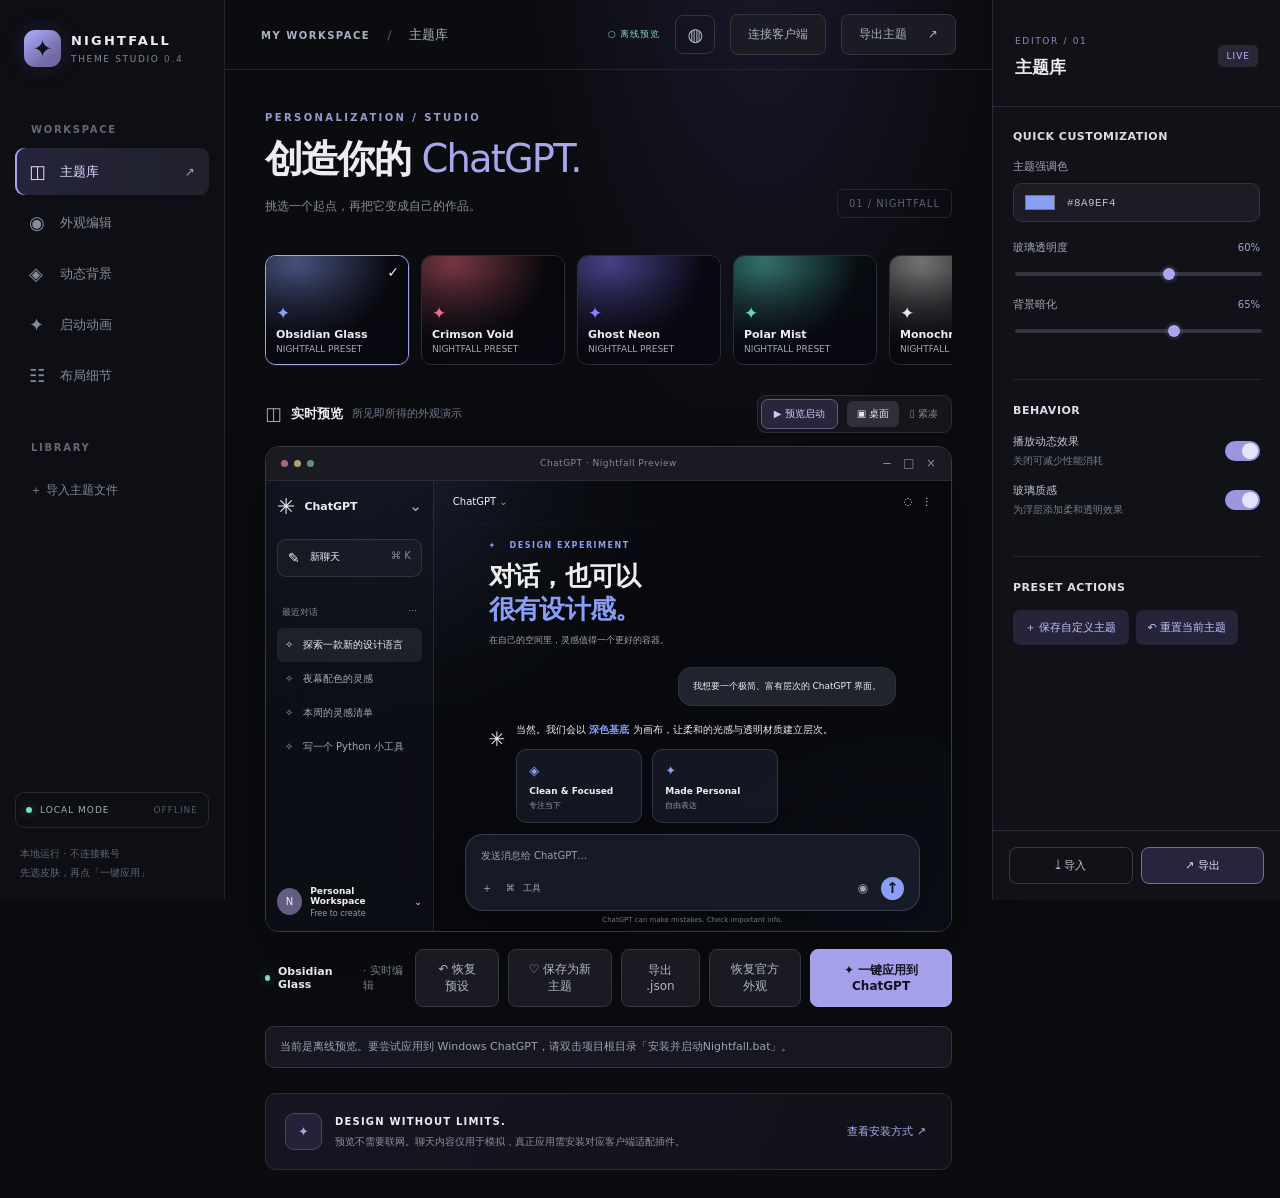
<file: studio/index.html>
<!doctype html>
<html lang="zh-CN">
<head>
  <meta charset="utf-8" />
  <meta name="viewport" content="width=device-width, initial-scale=1" />
  <meta name="color-scheme" content="dark" />
  <title>Nightfall | ChatGPT Theme Studio</title>
  <link rel="stylesheet" href="style.css" />
</head>
<body>
<div id="app">
  <aside class="rail">
    <div class="brand"><div class="brandmark">✦</div><div><strong>NIGHTFALL</strong><small>THEME STUDIO <span>0.4</span></small></div></div>
    <div class="rail-label">WORKSPACE</div>
    <nav class="railnav" aria-label="工作区导航">
      <button class="navitem selected" data-page="themes"><span class="navicon">◫</span> 主题库 <span class="navarrow">↗</span></button>
      <button class="navitem" data-page="appearance"><span class="navicon">◉</span> 外观编辑 <span class="navarrow">↗</span></button>
      <button class="navitem" data-page="background"><span class="navicon">◈</span> 动态背景 <span class="navarrow">↗</span></button>
      <button class="navitem" data-page="intro"><span class="navicon">✦</span> 启动动画 <span class="navarrow">↗</span></button>
      <button class="navitem" data-page="layout"><span class="navicon">☷</span> 布局细节 <span class="navarrow">↗</span></button>
    </nav>
    <div class="rail-label section-gap">LIBRARY</div>
    <div id="custom-list" class="saved-list"></div>
    <button id="import-rail" class="rail-add">＋ 导入主题文件</button>
    <div class="railbottom"><div class="status"><span class="dot"></span> LOCAL MODE <span class="status-note">OFFLINE</span></div><div class="disclaimer">本地运行 · 不连接账号<br />先选皮肤，再点「一键应用」</div></div>
  </aside>
  <main class="workspace">
    <header class="topbar"><div><span class="crumb">MY WORKSPACE</span><span class="separator">/</span><span id="crumb-page">主题库</span></div><div class="top-actions"><span class="build-pill" id="bridge-status">○ 正在检测</span><button class="icon-button" id="toggle-motion" title="切换动态背景">◍</button><button class="top-button" id="connect-client">连接客户端</button><button class="top-button" id="export-top">导出主题 <span>↗</span></button></div></header>
    <section class="workspace-content"><div class="intro"><div><div class="overline">PERSONALIZATION / STUDIO</div><h1 id="page-title">创造你的 <em>ChatGPT.</em></h1><p id="page-description">一层光，一点性格。让熟悉的对话窗口拥有自己的气质。</p></div><span class="project-tag">01 / NIGHTFALL</span></div>
      <div class="theme-strip" id="theme-strip" aria-label="主题预设"></div>
      <div class="section-heading"><div><span class="heading-icon">◫</span><strong>实时预览</strong><span class="section-sub">所见即所得的外观演示</span></div><div class="preview-switch"><button class="intro-preview-btn" id="replay-intro" title="在聊天界面模拟预览启动动画">▶ 预览启动</button><button class="active" data-screen="desktop">▣ 桌面</button><button data-screen="compact">▯ 紧凑</button></div></div>
      <div class="preview-shell"><div class="preview-browser"><div class="browser-dots"><i></i><i></i><i></i></div><span class="browser-title">ChatGPT · Nightfall Preview</span><div class="browser-tools">− &nbsp; □ &nbsp; ×</div></div><div id="preview" class="preview"><div class="mock-sidebar"><div class="mock-logo"><span class="swirl">✳</span><span>ChatGPT</span><span class="down">⌄</span></div><button class="new-chat"><span>✎</span> 新聊天 <span class="shortcut">⌘ K</span></button><div class="mock-group">最近对话 <span>···</span></div><div class="mock-chat active">✧ &nbsp; 探索一款新的设计语言</div><div class="mock-chat">✧ &nbsp; 夜幕配色的灵感</div><div class="mock-chat">✧ &nbsp; 本周的灵感清单</div><div class="mock-chat">✧ &nbsp; 写一个 Python 小工具</div><div class="mock-avatar"><div class="avatar">N</div><div><b>Personal Workspace</b><small>Free to create</small></div><span>⌄</span></div></div><div class="mock-main"><div class="mock-top"><span>ChatGPT <span class="subtle">⌄</span></span><span>◌ &nbsp; ⋮</span></div><div class="mock-scroll"><div class="mini-label">✦ &nbsp; DESIGN EXPERIMENT</div><div class="mock-greeting">对话，也可以<br/><span>很有设计感。</span></div><div class="mock-subtext">在自己的空间里，灵感值得一个更好的容器。</div><div class="mock-user">我想要一个极简、富有层次的 ChatGPT 界面。</div><div class="mock-answer"><span class="ai-symbol">✳</span><div><p>当然。我们会以 <strong>深色基底</strong> 为画布，让柔和的光感与透明材质建立层次。</p><div class="mock-cards"><div><span>◈</span><b>Clean & Focused</b><small>专注当下</small></div><div><span>✦</span><b>Made Personal</b><small>自由表达</small></div></div></div></div></div><div class="composer"><span class="placeholder">发送消息给 ChatGPT…</span><div class="compose-bottom"><span>＋</span><span>⌘ &nbsp; 工具</span><span class="compose-spacer"></span><span>◉</span><span class="send-arrow">↑</span></div></div><div class="preview-footnote">ChatGPT can make mistakes. Check important info.</div></div></div></div>
      <div class="under-preview"><div><span class="live-dot"></span><strong id="active-name">Obsidian Glass</strong><span>· 实时编辑</span></div><div class="button-row"><button class="quiet-button" id="reset">↶ 恢复预设</button><button class="quiet-button" id="save">♡ 保存为新主题</button><button class="quiet-button" id="export">导出 .json</button><button class="quiet-button" id="disable-client">恢复官方外观</button><button class="primary-button" id="apply-client">✦ 一键应用到 ChatGPT</button></div></div>
      <div class="compat-hint" id="compat-hint">桌面换肤需要兼容的第三方插件运行时。没有运行时，也可以先体验预览与主题编辑。</div>
      <div class="bottom-note"><div><span>✦</span><div><b>DESIGN WITHOUT LIMITS.</b><p>预览不需要联网。聊天内容仅用于模拟，真正应用需安装对应客户端适配插件。</p></div></div><button id="open-instructions">查看安装方式 ↗</button></div>
    </section>
  </main>
  <aside class="inspector"><div class="inspector-head"><div><span class="inspector-mini">EDITOR / 01</span><h2 id="editor-title">主题设置</h2></div><span class="badge">LIVE</span></div><div id="inspector-body" class="inspector-body"></div><div class="inspector-bottom"><button id="import-inspector">⤓ 导入</button><button id="export-inspector">↗ 导出</button></div></aside>
</div>
<input type="file" accept="application/json,.json" id="import-file" hidden />
<input type="file" accept="image/*" id="image-file" hidden />
<input type="file" accept="video/*" id="video-file" hidden />
<dialog id="help-dialog"><div class="dialog-top"><div><span class="overline">INSTALLATION</span><h2>如何应用到客户端？</h2></div><button id="close-dialog" aria-label="关闭">×</button></div><p>双击「安装并启动Nightfall.bat」，连接到本地主题桥接工具后，选择主题点击「一键应用到 ChatGPT」。首次使用需要已安装兼容的第三方客户端插件运行时。<strong>Windows 官方客户端没有公开的完整换肤 API，插件模式依赖第三方注入运行时并且尚未在你的具体客户端版本上验证。</strong></p><ol><li>双击「安装并启动Nightfall.bat」打开工具。</li><li>如状态显示未就绪，请先自行了解、安装兼容的第三方 renderer-tweak 运行时。</li><li>点击「连接客户端」，工具会将 Nightfall 插件复制到对应目录。</li><li>点击「一键应用到 ChatGPT」，刷新/重启支持的客户端查看效果。</li></ol><p class="subtle">不建议为了换肤关闭系统安全防护；无法兼容时使用浏览器扩展方案。</p><button id="close-dialog-bottom" class="primary-button">知道了</button></dialog>
<div id="toast" role="status" aria-live="polite"></div>
<script src="../shared/engine.js"></script>
<script src="app.js"></script>
</body>
</html>
</file>
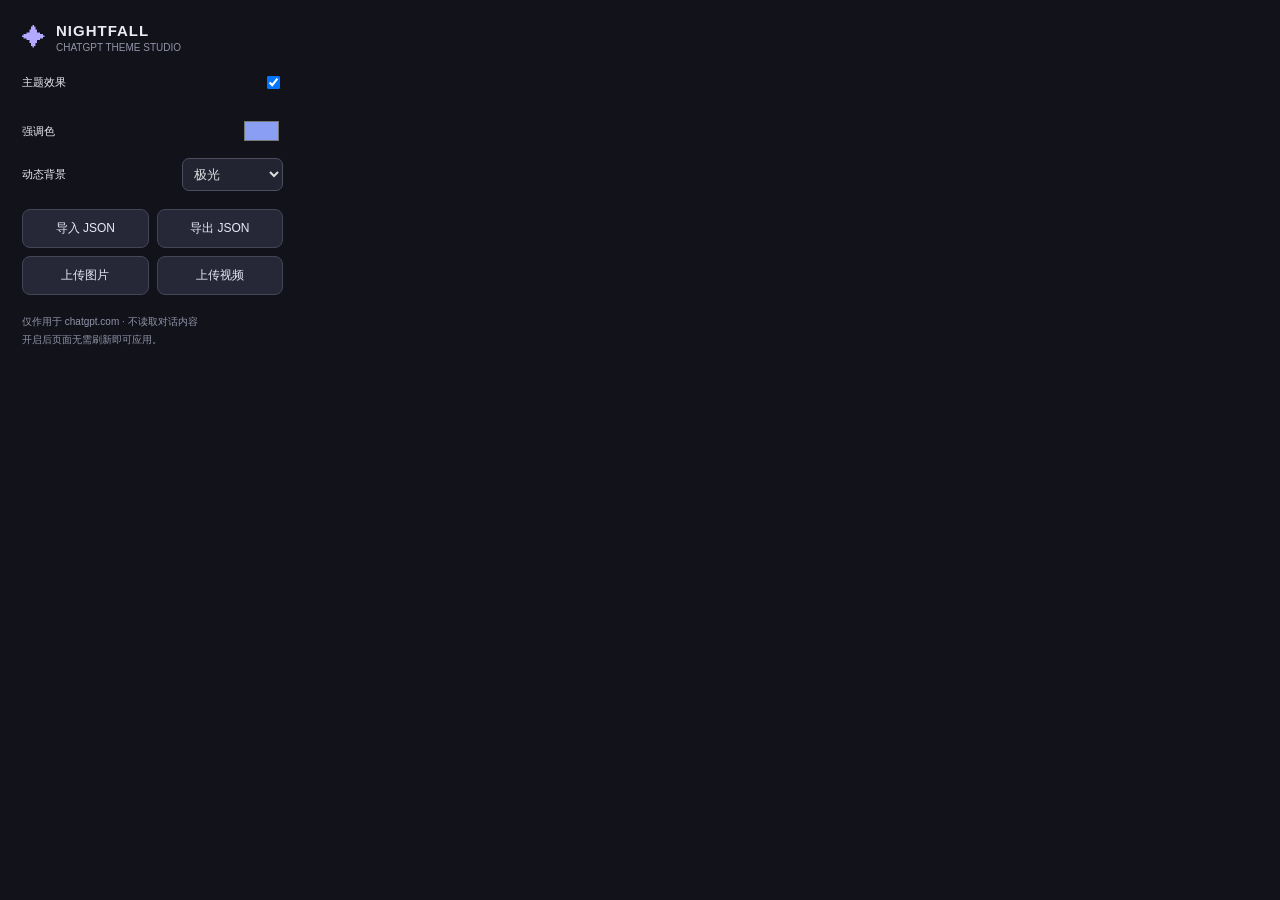
<file: extension/popup.html>
<!doctype html><html lang="zh-CN"><head><meta charset="utf-8"><meta name="viewport" content="width=device-width,initial-scale=1"><style>
*{box-sizing:border-box}body{width:305px;margin:0;color:#eaeaf3;background:#11121a;font:12px "Segoe UI",sans-serif;padding:22px}header{display:flex;align-items:center;gap:10px;margin-bottom:20px}header span{font-size:24px;color:#b3aaff}header b{font-size:15px;letter-spacing:1px}header small{display:block;color:#9294a9;font-size:10px;margin-top:3px}.row{display:flex;align-items:center;justify-content:space-between;gap:10px;margin:12px 0}.presets{display:grid;grid-template-columns:1fr 1fr;gap:7px;margin:10px 0}button{cursor:pointer;background:#272837;color:#e9e9fa;border:1px solid #444657;border-radius:8px;padding:10px 9px;font:inherit}button:hover{border-color:#aaa7ec}button.on{border-color:#b7b2fb;background:#302e4b}input[type=color]{border:0;background:transparent;height:30px;width:43px}.actions{display:grid;grid-template-columns:1fr 1fr;gap:8px;margin:18px 0}select{background:#222432;border:1px solid #4d4d60;border-radius:7px;padding:7px;color:#ddd}#status{font-size:10px;color:#9295a9;line-height:1.8}label{font-size:11px}
</style></head><body>
<header><span>✦</span><div><b>NIGHTFALL</b><small>CHATGPT THEME STUDIO</small></div></header>
<div class="row"><label for="enable">主题效果</label><input type="checkbox" id="enable" checked /></div>
<div class="presets" id="presets"></div>
<div class="row"><label for="accent">强调色</label><input type="color" id="accent" value="#8A9EF4" /></div>
<div class="row"><label for="background">动态背景</label><select id="background"><option value="aurora">极光</option><option value="stars">星点</option><option value="gradient">渐变</option><option value="none">纯色</option><option value="image">自定义图片</option><option value="video">自定义视频</option></select></div>
<div class="actions"><button id="import">导入 JSON</button><button id="export">导出 JSON</button><button id="image">上传图片</button><button id="video">上传视频</button></div>
<input hidden id="file-json" type="file" accept=".json,application/json"/><input hidden id="file-image" type="file" accept="image/png,image/jpeg,image/webp"/><input hidden id="file-video" type="file" accept="video/mp4,video/webm"/>
<div id="status">仅作用于 chatgpt.com · 不读取对话内容<br>开启后页面无需刷新即可应用。</div>
<script src="popup.js"></script></body></html>
</file>
<file: studio/style.css>
:root{--bg:#0b0c10;--rail:#0e0f14;--panel:#111218;--panel2:#181920;--edge:#282931;--white:#ececf1;--muted:#8c8e9f;--accent:#9ea9ff;--radius:14px;color-scheme:dark}*{box-sizing:border-box}html,body{margin:0;min-height:100%;font-family:Inter,"Segoe UI",ui-sans-serif,system-ui,"Microsoft YaHei",sans-serif;background:var(--bg);color:var(--white);font-size:13px}button,input,select{font:inherit}button{cursor:pointer;color:inherit}button:focus-visible,input:focus-visible{outline:2px solid var(--accent);outline-offset:2px}button{border:0;background:none}#app{display:grid;grid-template-columns:225px minmax(530px,1fr) 288px;min-height:100vh;max-width:2100px;margin:auto}.rail{position:sticky;top:0;height:100vh;padding:30px 15px 18px;background:var(--rail);border-right:1px solid #23242b;display:flex;flex-direction:column}.brand{display:flex;align-items:center;gap:10px;padding:0 9px 57px}.brandmark{height:37px;width:37px;display:grid;place-items:center;background:linear-gradient(140deg,#acafff,#7168a4 75%);box-shadow:0 0 24px #7777f322;border-radius:11px;font-size:24px;color:#121019}.brand strong{display:block;font-size:13px;letter-spacing:2.2px;font-weight:800}.brand small{display:block;letter-spacing:1.65px;font-size:9px;color:#85899b;margin-top:6px}.brand small span{color:#717487}.rail-label{font-size:10px;color:#656777;letter-spacing:1.7px;font-weight:700;padding:0 16px 13px}.railnav{display:grid;gap:4px}.navitem{display:flex;align-items:center;text-align:left;gap:11px;padding:13px 14px;width:100%;color:#888b9b;border-radius:9px;transition:.18s}.navitem:hover,.rail-add:hover{background:#181920;color:white}.navitem.selected{background:linear-gradient(90deg,#25243b,#20212b);color:#dedbff;box-shadow:inset 2px 0 #aaa4f7}.navicon{font-size:18px;min-width:20px}.navarrow{margin-left:auto;opacity:0;font-size:12px}.navitem.selected .navarrow,.navitem:hover .navarrow{opacity:.7}.section-gap{padding-top:43px}.saved-list{max-height:29vh;overflow:auto}.saved-theme{display:block;width:100%;text-align:left;padding:10px 16px;border-radius:8px;font-size:12px;color:#aaaabb;white-space:nowrap;overflow:hidden;text-overflow:ellipsis}.saved-theme.active,.saved-theme:hover{background:#1e202a;color:#eee}.rail-add{color:#84879b;padding:11px 15px;text-align:left;border-radius:8px;font-size:12px;margin-top:5px}.railbottom{margin-top:auto}.status{border:1px solid #282a35;border-radius:9px;display:flex;gap:8px;align-items:center;padding:12px 10px;color:#a4adb3;letter-spacing:1px;font-size:9px}.status .dot,.live-dot{height:6px;width:6px;border-radius:50%;background:#80dfc0;box-shadow:0 0 10px #80dfc06f}.status-note{margin-left:auto;color:#555969}.disclaimer{padding:16px 5px 0;font-size:10px;line-height:1.9;color:#626575}.workspace{min-width:0;background:radial-gradient(ellipse at 70% -10%,#1a182d 0%,transparent 31%),#0b0c10}.topbar{height:70px;display:flex;justify-content:space-between;align-items:center;border-bottom:1px solid #23252c;padding:0 36px;color:#adb0c0}.crumb{font-size:10px;font-weight:800;letter-spacing:1.5px}.separator{padding:0 17px;color:#505267}.top-actions{display:flex;align-items:center;gap:15px}.build-pill{font-size:9px;letter-spacing:1px;color:#87d3bc}.icon-button{border:1px solid #333541;border-radius:8px;padding:8px 11px;font-size:18px;color:#b6b8ce}.top-button,.quiet-button,.primary-button{border-radius:8px;padding:11px 17px;border:1px solid #343641;font-size:12px;transition:.16s}.top-button{background:#1a1b23}.top-button span{margin-left:17px}.top-button:hover,.quiet-button:hover{background:#252634}.workspace-content{padding:42px 40px 28px;max-width:1320px;margin:auto}.intro{display:flex;align-items:flex-end;justify-content:space-between;margin-bottom:37px}.overline{color:#9b97cf;font-size:10px;letter-spacing:2.4px;font-weight:800}h1{font-size:clamp(30px,3vw,43px);letter-spacing:-1.8px;margin:12px 0 12px;line-height:1.25;font-weight:650}h1 em{font-weight:460;color:#a9a6ec;font-style:normal}.intro p{color:#898c9c;margin:0;font-size:12px;line-height:1.9}.project-tag{font-size:10px;letter-spacing:1px;color:#5d6071;border:1px solid #242630;padding:8px 11px;border-radius:6px}.theme-strip{display:flex;gap:12px;padding-bottom:30px;overflow-x:auto}.theme-card{min-width:144px;flex:1;height:110px;padding:10px;border-radius:11px;background:#14151c;border:1px solid #2a2c37;text-align:left;position:relative;overflow:hidden;isolation:isolate;transition:border-color .15s,transform .15s}.theme-card:hover{transform:translateY(-2px);border-color:#777a98}.theme-card.active{border-color:#a7a2e9;box-shadow:0 0 0 1px #8d88df22}.theme-card .art{position:absolute;inset:0;z-index:-1;background:radial-gradient(ellipse at 22% 5%,var(--theme-highlight),transparent 60%),linear-gradient(150deg,var(--theme-base),#090910)}.theme-card::after{content:"";position:absolute;inset:0;background:linear-gradient(0deg,#080810d9,transparent 85%);z-index:-1}.theme-card .chosen{position:absolute;right:9px;top:8px;color:#efebff;font-size:14px}.theme-card .theme-abstract{display:block;font-size:17px;color:var(--theme-accent);margin-top:7px}.theme-card strong{display:block;position:absolute;bottom:23px;font-size:11px;white-space:nowrap}.theme-card small{display:block;position:absolute;bottom:10px;font-size:9px;color:#a6a7b5}.section-heading{display:flex;justify-content:space-between;align-items:center;margin-bottom:13px}.section-heading>div:first-child{display:flex;align-items:center;gap:9px}.heading-icon{font-size:18px;color:#a9a8cb}.section-heading strong{font-size:13px;font-weight:640}.section-sub{font-size:11px;color:#777a8d}.preview-switch{padding:3px;border-radius:9px;border:1px solid #2c2d36;background:#15161c}.preview-switch button{padding:6px 10px;color:#7f8291;font-size:10px;border-radius:6px}.preview-switch button.active{background:#30303b;color:#e8e7f3}.preview-shell{border:1px solid #373948;border-radius:14px;background:#090a10;overflow:hidden;box-shadow:0 28px 65px #0005}.preview-browser{height:34px;background:#191a22;border-bottom:1px solid #292b36;display:flex;align-items:center;padding:0 15px;position:relative;color:#888a99}.browser-dots{display:flex;gap:6px}.browser-dots i{height:7px;width:7px;border-radius:50%;background:#606272}.browser-dots i:first-child{background:#ab6872}.browser-dots i:nth-child(2){background:#b3a270}.browser-dots i:nth-child(3){background:#668d7b}.browser-title{position:absolute;left:50%;transform:translateX(-50%);font-size:9px;letter-spacing:.5px}.browser-tools{margin-left:auto;font-size:12px}.preview{height:450px;display:flex;position:relative;overflow:hidden;background:#07090e;color:#eee;--pv-accent:#8a9ef4;--pv-text:#edf0fb;--pv-surface:#161923;--pv-edge:#343846;--pv-glass:.64;--pv-radius:18px}.preview>*:not(.nf-preview-backdrop){z-index:1;position:relative}.mock-sidebar{width:28%;min-width:165px;max-width:248px;display:flex;flex-direction:column;background:rgba(18,20,29,var(--pv-glass));border-right:1px solid #ffffff18;backdrop-filter:blur(24px);padding:13px 11px}.mock-logo{display:flex;align-items:center;gap:9px;font-size:11px;font-weight:680;margin-bottom:20px}.swirl{font-size:22px}.down{margin-left:auto;font-size:15px;color:#989eaa}.new-chat{background:#ffffff08;border:1px solid #ffffff1d;border-radius:calc(var(--pv-radius) * .52);padding:10px;color:var(--pv-text);text-align:left;font-size:10px;display:flex;gap:10px}.new-chat span:first-child{font-size:14px}.shortcut{margin-left:auto;color:#8589a0}.mock-group{color:#898c9f;font-size:9px;margin:29px 5px 9px;display:flex;justify-content:space-between}.mock-chat{font-size:10px;padding:10px 8px;color:#a5a8bb;white-space:nowrap;overflow:hidden;text-overflow:ellipsis;border-radius:6px}.mock-chat.active{background:#ffffff12;color:var(--pv-text)}.mock-avatar{margin-top:auto;display:flex;align-items:center;gap:8px;font-size:9px}.mock-avatar .avatar{height:27px;width:27px;border-radius:50%;background:#625d83;display:grid;place-items:center;font-size:10px}.mock-avatar b{display:block;font-size:9px}.mock-avatar small{display:block;font-size:8px;color:#999baa;margin-top:3px}.mock-avatar>span{margin-left:auto}.mock-main{flex:1;display:flex;flex-direction:column;min-width:0}.mock-top{height:43px;padding:0 19px;display:flex;align-items:center;justify-content:space-between;font-size:10px;color:var(--pv-text);border-bottom:1px solid #ffffff07}.subtle{color:#9598a5}.mock-scroll{flex:1;overflow:hidden;max-width:min(92%,490px);width:100%;margin:auto;padding:17px 3px 2px}.mini-label{font-size:8px;color:var(--pv-accent);letter-spacing:1.5px;font-weight:800}.mock-greeting{font-size:clamp(20px,2vw,30px);font-weight:660;letter-spacing:-.65px;line-height:1.3;margin-top:10px}.mock-greeting span{color:var(--pv-accent)}.mock-subtext{font-size:9px;color:#a3a5b5;margin-top:8px}.mock-user{font-size:9px;background:rgba(37,40,53,.88);border:1px solid #ffffff0f;border-radius:14px;padding:12px 14px;max-width:85%;width:max-content;margin:20px 0 15px auto}.mock-answer{display:flex;gap:11px;font-size:10px;line-height:1.8}.ai-symbol{font-size:20px}.mock-answer p{margin:0 0 10px}.mock-answer strong{font-weight:650;color:var(--pv-accent)}.mock-cards{display:flex;gap:10px}.mock-cards>div{background:rgba(30,33,47,.63);border:1px solid #ffffff21;border-radius:10px;padding:9px 12px;width:126px}.mock-cards span{color:var(--pv-accent);font-size:13px;display:block}.mock-cards b{font-size:9px;display:block}.mock-cards small{display:block;color:#9499aa;font-size:8px}.composer{background:rgba(27,30,43,.84);border:1px solid #ffffff26;border-radius:var(--pv-radius);margin:0 auto 5px;padding:11px 15px 10px;width:88%;max-width:490px;box-shadow:0 8px 35px #0005;backdrop-filter:blur(16px)}.placeholder{color:#9da1b6;font-size:10px}.compose-bottom{display:flex;gap:13px;align-items:center;margin-top:14px;font-size:12px;color:#a4a4ba}.compose-bottom span:nth-child(2){font-size:9px}.compose-spacer{flex:1}.send-arrow{background:var(--pv-accent);color:#0b1023;width:23px;height:23px;border-radius:50%;display:grid;place-items:center;font-size:15px;font-weight:bold}.preview-footnote{text-align:center;font-size:7px;color:#8a8d9d;margin-bottom:7px}.preview.compact .mock-sidebar{width:22%;min-width:120px}.preview.compact .mock-scroll{max-width:75%}.preview.compact .mock-chat{font-size:8px}.under-preview{display:flex;justify-content:space-between;align-items:center;margin:17px 0 35px;gap:10px}.under-preview>div:first-child{display:flex;align-items:center;gap:8px;color:#777a8c;font-size:11px}.under-preview strong{color:#e7e7ef}.button-row{display:flex;gap:9px}.quiet-button{background:#1a1b22;color:#b3b5c1}.primary-button{background:#a4a1ea;border-color:#aaa7e9;color:#121021;font-weight:740}.primary-button:hover{background:#c0bdfc}.bottom-note{border:1px solid #2c2b36;background:linear-gradient(115deg,#161522,#111119);border-radius:11px;padding:19px;display:flex;align-items:center;justify-content:space-between;gap:15px}.bottom-note>div{display:flex;gap:13px;align-items:center}.bottom-note>div>span{display:grid;place-items:center;width:37px;height:37px;border:1px solid #494566;background:#252136;border-radius:9px;color:#b0a6f2}.bottom-note b{font-size:10px;letter-spacing:1.2px}.bottom-note p{font-size:10px;color:#90909f;margin:5px 0 0;line-height:1.7}.bottom-note button{font-size:11px;color:#afabec;white-space:nowrap}.inspector{position:sticky;top:0;height:100vh;display:flex;flex-direction:column;background:#111218;border-left:1px solid #292a34;min-width:0}.inspector-head{height:107px;border-bottom:1px solid #292b36;padding:24px 22px 19px;display:flex;align-items:center;justify-content:space-between}.inspector-mini{font-size:9px;letter-spacing:1.65px;color:#8d89bb}.inspector h2{font-size:17px;margin:9px 0 0;font-weight:650}.badge{background:#292636;color:#bdb7fa;font-size:9px;letter-spacing:1px;padding:6px 8px;border-radius:5px}.inspector-body{padding:23px 20px;overflow-y:auto;flex:1}.control-section{padding-bottom:25px;margin-bottom:24px;border-bottom:1px solid #272832}.control-section:last-child{border-bottom:0}.control-section h3{font-size:11px;letter-spacing:.5px;margin:0 0 16px;color:#dddde7}.control{margin:0 0 18px}.control-head{display:flex;justify-content:space-between;align-items:center;margin-bottom:9px;gap:8px}.control label,.control-head label{color:#a5a6b7;font-size:11px}.control output{font-size:10px;color:#a5a2d5}.control input[type=range]{width:100%;appearance:none;height:4px;background:#343540;border-radius:12px;accent-color:#aea4f9}.control input[type=range]::-webkit-slider-thumb{appearance:none;height:12px;width:12px;border-radius:50%;background:#aca6ee;box-shadow:0 0 0 3px #a9a1ef1c}.color-input{display:flex;align-items:center;gap:10px;width:100%;background:#1b1c24;border:1px solid #333440;border-radius:9px;padding:7px 9px}.color-input input{height:23px;width:34px;border:0;padding:0;background:transparent;cursor:pointer}.color-input small{font-family:ui-monospace,monospace;color:#c1c0d2;letter-spacing:.5px}.switch-row{display:flex;justify-content:space-between;align-items:center;gap:12px;margin:14px 0}.switch-row>div>b{font-size:11px;font-weight:500;color:#c3c4d2}.switch-row small{display:block;font-size:10px;color:#777b8d;margin-top:5px}.toggle{width:35px;height:20px;border-radius:100px;background:#4a4a58;padding:2px;transition:background .16s;flex-shrink:0}.toggle.on{background:#9a96df}.toggle::after{content:"";display:block;height:16px;width:16px;background:#e5e3ff;border-radius:50%;transform:translateX(0);transition:.16s}.toggle.on::after{transform:translateX(15px)}.inspector-bottom{display:flex;padding:16px;gap:8px;border-top:1px solid #2b2c37}.inspector-bottom button{flex:1;border:1px solid #3a3b48;border-radius:8px;padding:10px;color:#c5c5d5;font-size:11px}.inspector-bottom button:last-child{border-color:#746d9f;color:#e7e0ff;background:#28243e}.select-control,.name-input{background:#1b1c24;color:#d8d8e4;border:1px solid #393a47;border-radius:8px;padding:10px;width:100%;font-size:11px}.option-grid{display:grid;grid-template-columns:1fr 1fr;gap:7px}.option-grid button{padding:10px;border:1px solid #333440;border-radius:7px;text-align:left;color:#9c9dac;font-size:10px}.option-grid button.active{border-color:#9390db;color:#dcd7ff;background:#29263d}.upload-button{border:1px dashed #484755;border-radius:10px;padding:15px;width:100%;color:#aaa4db;text-align:center;font-size:11px;line-height:1.8}.small-note{font-size:10px;line-height:1.8;color:#77798a}.inspector-action{padding:10px 12px;background:#25243a;color:#c7c2ff;border-radius:7px;font-size:11px}.inspector-actions{display:flex;gap:7px;flex-wrap:wrap}dialog{border:1px solid #424255;border-radius:15px;background:#161722;color:#ececf5;max-width:500px;width:calc(100% - 30px);padding:26px;box-shadow:0 35px 100px #000b}dialog::backdrop{background:#020307c7;backdrop-filter:blur(8px)}.dialog-top{display:flex;justify-content:space-between}.dialog-top h2{font-size:20px}.dialog-top>button{font-size:26px;color:#afb0b8}dialog p,dialog li{font-size:12px;line-height:1.9;color:#b3b5c6}dialog code{color:#b4afff}dialog .primary-button{margin-top:8px}#toast{position:fixed;bottom:26px;left:50%;transform:translateX(-50%) translateY(15px);z-index:99;opacity:0;background:#242535;border:1px solid #51516a;border-radius:9px;color:#e7e4ff;padding:12px 20px;transition:.22s;pointer-events:none;max-width:85vw}#toast.visible{opacity:1;transform:translateX(-50%) translateY(0)}@media(max-width:1250px){#app{grid-template-columns:190px minmax(510px,1fr) 260px}.workspace-content{padding:34px 24px}.topbar{padding:0 23px}}@media(max-width:990px){#app{grid-template-columns:180px minmax(500px,1fr)}.inspector{position:relative;height:auto;grid-column:2;border-top:1px solid #30313a}.inspector-body{display:grid;grid-template-columns:1fr 1fr;gap:16px;max-height:none}.control-section{margin-bottom:0}.rail{grid-row:1 / 3}}@media(max-width:710px){#app{display:block}.rail{position:relative;height:auto;padding:14px 16px}.brand{padding:0 0 15px}.rail-label,.saved-list,.rail-add,.railbottom{display:none}.railnav{display:flex;overflow:auto}.navitem{min-width:max-content;width:auto;padding:9px}.navarrow{display:none}.workspace-content{padding:27px 15px}.topbar{padding:0 13px}.build-pill,.icon-button,.project-tag{display:none}.theme-card{min-width:130px}.preview{height:415px}.mock-sidebar{min-width:100px;width:29%;padding:9px 5px}.mock-chat{font-size:8px}.mock-avatar b{font-size:7px}.mock-avatar small,.mock-group span,.shortcut,.mock-subtext{display:none}.mock-scroll{padding-top:18px}.mock-cards{display:none}.mock-greeting{font-size:18px}.mock-user{font-size:8px}.under-preview{flex-direction:column;align-items:stretch}.button-row{flex-wrap:wrap}.bottom-note{align-items:flex-start;flex-direction:column}.inspector-body{display:block}.intro p{max-width:290px}}@media(prefers-reduced-motion:reduce){*,*::before,*::after{animation:none!important;transition:none!important}}

.preview-switch .intro-preview-btn{border:1px solid #655a89;border-radius:7px;padding:7px 12px;margin-right:9px;color:#d2c5ff;background:#29253d;font-size:10px;cursor:pointer}.preview-switch .intro-preview-btn:hover{background:#3a3155;border-color:#9b87de}.preview-switch .intro-preview-btn:focus-visible{outline:2px solid #aaa1e9;outline-offset:2px}

.compat-hint{border:1px solid #343542;background:#161721;color:#9fa1b4;padding:11px 14px;border-radius:9px;font-size:11px;line-height:1.65;margin:-16px 0 25px}.primary-button:disabled{opacity:.5;cursor:wait}
</file>
